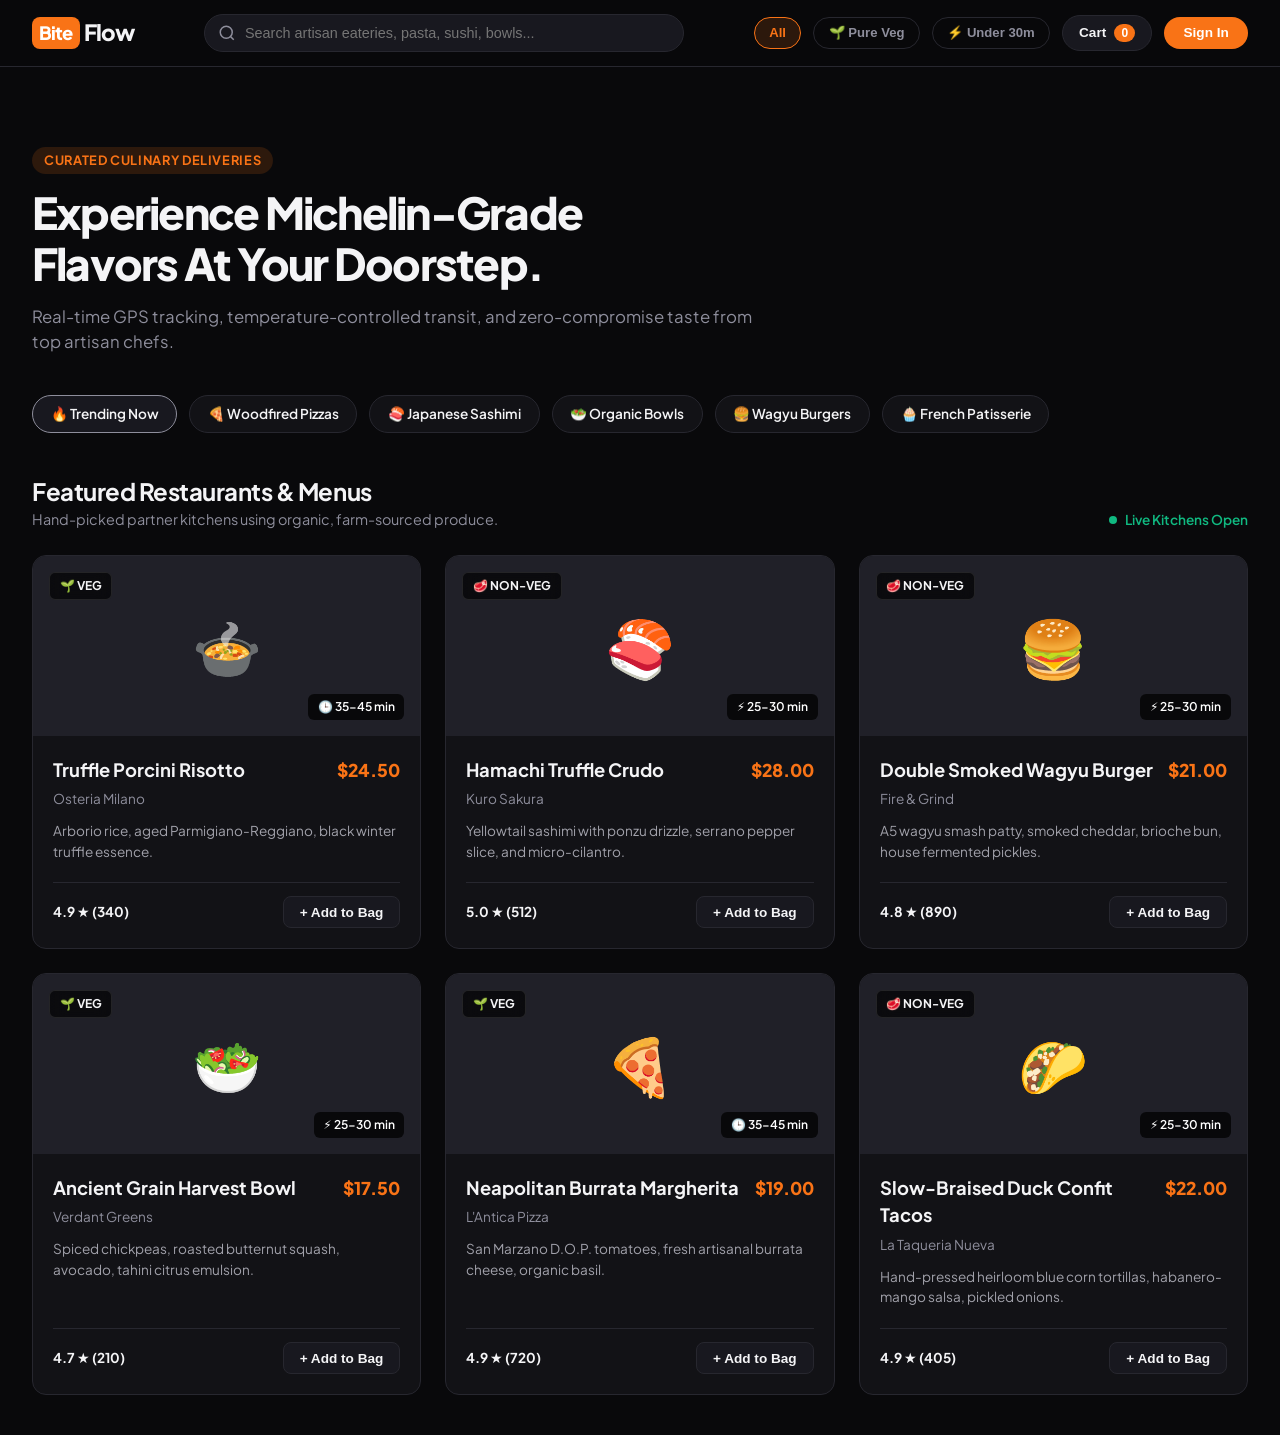
<file: index.html>
<!DOCTYPE html>
<html lang="en">
<head>
  <meta charset="UTF-8">
  <meta name="viewport" content="width=device-width, initial-scale=1.0">
  <title>BiteFlow - Gourmet Dining & Real-Time Delivery</title>
  <link rel="preconnect" href="https://fonts.googleapis.com">
  <link rel="preconnect" href="https://fonts.gstatic.com" crossorigin>
  <link href="https://fonts.googleapis.com/css2?family=Plus+Jakarta+Sans:wght@400;500;600;700;800&display=swap" rel="stylesheet">
  <link rel="stylesheet" href="style.css">
</head>
<body>
  <!-- Header / Navigation -->
  <header class="navbar">
    <div class="nav-container">
      <div class="brand">
        <span class="brand-badge">Bite</span>Flow
      </div>
      <div class="search-bar">
        <svg class="search-icon" width="18" height="18" viewBox="0 0 24 24" fill="none" stroke="currentColor" stroke-width="2"><circle cx="11" cy="11" r="8"></circle><line x1="21" y1="21" x2="16.65" y2="16.65"></line></svg>
        <input type="text" id="restaurantSearch" placeholder="Search artisan eateries, pasta, sushi, bowls...">
      </div>
      <div class="nav-actions">
        <button class="filter-btn active" data-filter="all">All</button>
        <button class="filter-btn" data-filter="veg">🌱 Pure Veg</button>
        <button class="filter-btn" data-filter="fast">⚡ Under 30m</button>
        <button class="cart-trigger" id="cartTrigger">
          <span>Cart</span>
          <span class="cart-badge" id="cartCount">0</span>
        </button>
        <button class="btn-primary" id="loginModalBtn">Sign In</button>
      </div>
    </div>
  </header>

  <!-- Hero Section -->
  <main class="main-content">
    <section class="hero-banner">
      <div class="hero-badge">Curated Culinary Deliveries</div>
      <h1 class="hero-title">Experience Michelin-Grade Flavors At Your Doorstep.</h1>
      <p class="hero-subtitle">Real-time GPS tracking, temperature-controlled transit, and zero-compromise taste from top artisan chefs.</p>
    </section>

    <!-- Category Pills -->
    <section class="cuisine-strip">
      <div class="cuisine-pill active">🔥 Trending Now</div>
      <div class="cuisine-pill">🍕 Woodfired Pizzas</div>
      <div class="cuisine-pill">🍣 Japanese Sashimi</div>
      <div class="cuisine-pill">🥗 Organic Bowls</div>
      <div class="cuisine-pill">🍔 Wagyu Burgers</div>
      <div class="cuisine-pill">🧁 French Patisserie</div>
    </section>

    <!-- Restaurant & Menu Grid -->
    <section class="menu-section">
      <div class="section-header">
        <div>
          <h2>Featured Restaurants & Menus</h2>
          <p class="section-desc">Hand-picked partner kitchens using organic, farm-sourced produce.</p>
        </div>
        <div class="live-status"><span class="pulse-dot"></span> Live Kitchens Open</div>
      </div>

      <div class="food-grid" id="foodGrid">
        <!-- Generated by JavaScript -->
      </div>
    </section>
  </main>

  <!-- Login Modal -->
  <div class="modal-backdrop" id="authModal">
    <div class="modal-card">
      <div class="modal-header">
        <h3>Welcome to BiteFlow</h3>
        <button class="close-btn" id="closeAuthBtn">&times;</button>
      </div>
      <p class="modal-sub">Sign in or register to track live orders and save addresses.</p>
      <form id="authForm" class="auth-form">
        <label>Account Type</label>
        <div class="role-selector">
          <button type="button" class="role-chip active">Customer</button>
          <button type="button" class="role-chip">Corporate Catering</button>
        </div>
        <label for="userEmail">Email Address</label>
        <input type="email" id="userEmail" required placeholder="name@domain.com">
        <label for="userPassword">Password</label>
        <input type="password" id="userPassword" required placeholder="••••••••">
        <button type="submit" class="btn-submit">Authenticate Session</button>
        <div id="authStatusMsg" class="status-msg"></div>
      </form>
    </div>
  </div>

  <script src="app.js"></script>
</body>
</html>
</file>
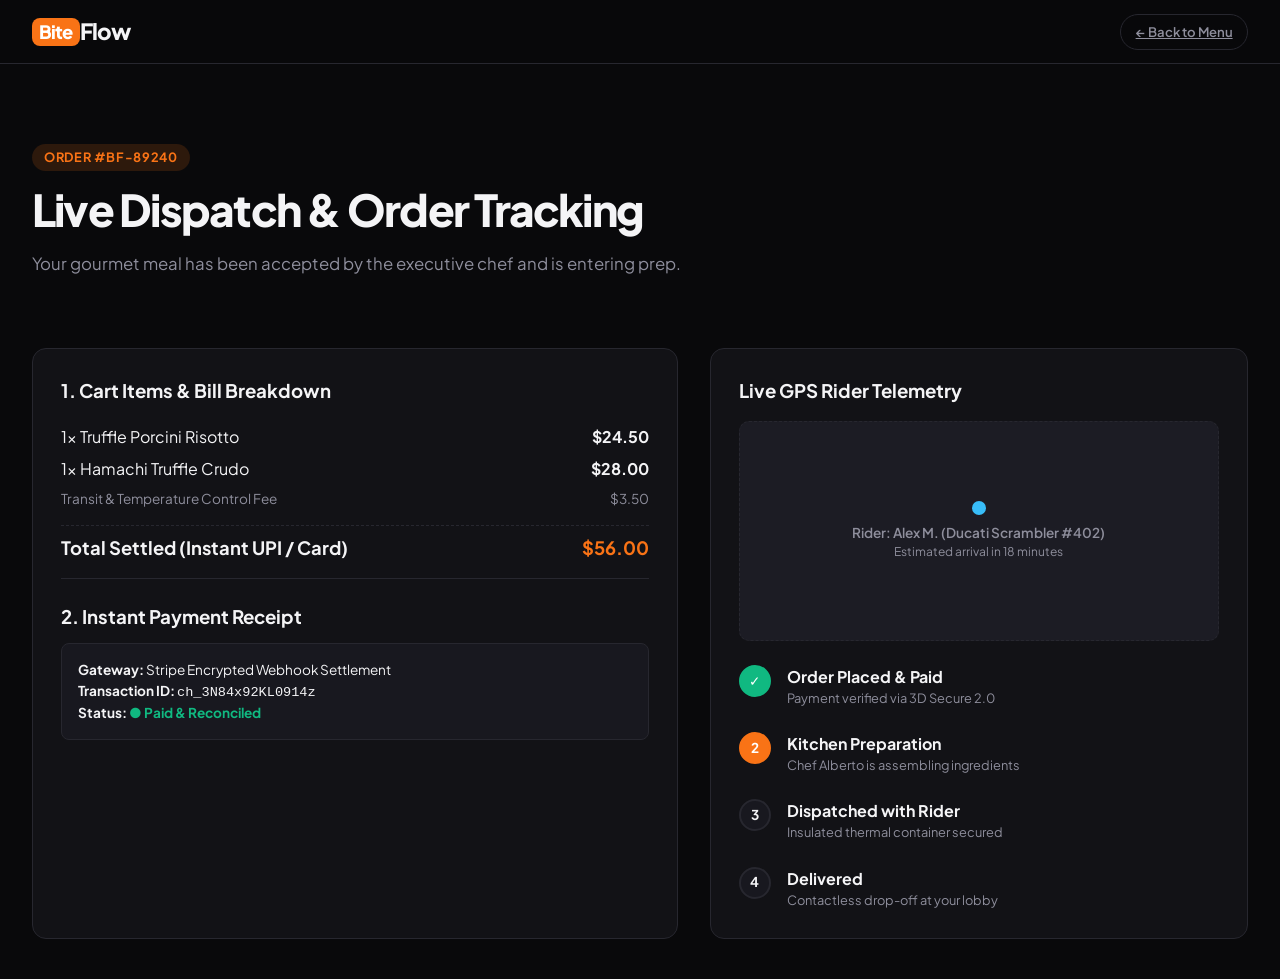
<file: tracking.html>
<!DOCTYPE html>
<html lang="en">
<head>
  <meta charset="UTF-8">
  <meta name="viewport" content="width=device-width, initial-scale=1.0">
  <title>BiteFlow - Secure Checkout & Real-Time GPS Tracking</title>
  <link rel="preconnect" href="https://fonts.googleapis.com">
  <link rel="preconnect" href="https://fonts.gstatic.com" crossorigin>
  <link href="https://fonts.googleapis.com/css2?family=Plus+Jakarta+Sans:wght@400;500;600;700;800&display=swap" rel="stylesheet">
  <link rel="stylesheet" href="style.css">
  <style>
    .split-layout { display: grid; grid-template-columns: 1.2fr 1fr; gap: 2rem; margin-top: 2rem; }
    .card-panel { background: var(--surface); border: 1px solid var(--border); border-radius: var(--radius); padding: 1.75rem; }
    .tracker-stepper { display: flex; flex-direction: column; gap: 1.5rem; margin-top: 1.5rem; position: relative; }
    .step-item { display: flex; gap: 1rem; align-items: flex-start; }
    .step-indicator { width: 32px; height: 32px; border-radius: 50%; background: var(--surface-raised); border: 2px solid var(--border); display: flex; align-items: center; justify-content: center; font-weight: 700; font-size: 0.85rem; }
    .step-item.active .step-indicator { background: var(--accent); border-color: var(--accent); color: white; }
    .step-item.completed .step-indicator { background: var(--success); border-color: var(--success); color: white; }
    .map-simulation { height: 220px; background: #1c1c24; border-radius: 10px; border: 1px dashed var(--border); display: flex; flex-direction: column; align-items: center; justify-content: center; color: var(--text-muted); margin-top: 1rem; position: relative; overflow: hidden; }
    .radar-pulse { width: 14px; height: 14px; background: #38bdf8; border-radius: 50%; box-shadow: 0 0 0 0 rgba(56, 189, 248, 0.7); animation: pulse 1.5s infinite; }
  </style>
</head>
<body>
  <header class="navbar">
    <div class="nav-container">
      <div class="brand"><a href="index.html" style="text-decoration:none; color:inherit;"><span class="brand-badge">Bite</span>Flow</a></div>
      <div class="nav-actions"><a href="index.html" class="filter-btn">← Back to Menu</a></div>
    </div>
  </header>

  <main class="main-content">
    <div class="hero-banner">
      <div class="hero-badge">Order #BF-89240</div>
      <h1 class="hero-title">Live Dispatch & Order Tracking</h1>
      <p class="hero-subtitle">Your gourmet meal has been accepted by the executive chef and is entering prep.</p>
    </div>

    <div class="split-layout">
      <!-- Order Summary & Payment Details -->
      <div class="card-panel">
        <h3>1. Cart Items & Bill Breakdown</h3>
        <div style="margin: 1.25rem 0; border-bottom: 1px solid var(--border); padding-bottom: 1rem;">
          <div style="display:flex; justify-content:space-between; margin-bottom: 0.5rem;">
            <span>1x Truffle Porcini Risotto</span>
            <b>$24.50</b>
          </div>
          <div style="display:flex; justify-content:space-between; margin-bottom: 0.5rem;">
            <span>1x Hamachi Truffle Crudo</span>
            <b>$28.00</b>
          </div>
          <div style="display:flex; justify-content:space-between; color: var(--text-muted); font-size: 0.85rem;">
            <span>Transit & Temperature Control Fee</span>
            <span>$3.50</span>
          </div>
          <div style="display:flex; justify-content:space-between; font-size: 1.15rem; margin-top: 1rem; padding-top: 0.5rem; border-top: 1px dashed var(--border);">
            <b>Total Settled (Instant UPI / Card)</b>
            <b style="color: var(--accent);">$56.00</b>
          </div>
        </div>

        <h3 style="margin-top: 1.5rem;">2. Instant Payment Receipt</h3>
        <div style="background: var(--surface-raised); border: 1px solid var(--border); border-radius: 8px; padding: 1rem; margin-top: 0.75rem; font-size: 0.85rem;">
          <p><b>Gateway:</b> Stripe Encrypted Webhook Settlement</p>
          <p><b>Transaction ID:</b> <code>ch_3N84x92KL0914z</code></p>
          <p><b>Status:</b> <span style="color: var(--success); font-weight:700;">● Paid & Reconciled</span></p>
        </div>
      </div>

      <!-- Live GPS & Stepper -->
      <div class="card-panel">
        <h3>Live GPS Rider Telemetry</h3>
        <div class="map-simulation">
          <div class="radar-pulse"></div>
          <p style="margin-top: 0.5rem; font-size: 0.85rem; font-weight: 600;">Rider: Alex M. (Ducati Scrambler #402)</p>
          <p style="font-size: 0.75rem;">Estimated arrival in 18 minutes</p>
        </div>

        <div class="tracker-stepper">
          <div class="step-item completed">
            <div class="step-indicator">✓</div>
            <div>
              <b>Order Placed & Paid</b>
              <p style="font-size: 0.8rem; color: var(--text-muted);">Payment verified via 3D Secure 2.0</p>
            </div>
          </div>
          <div class="step-item active">
            <div class="step-indicator">2</div>
            <div>
              <b>Kitchen Preparation</b>
              <p style="font-size: 0.8rem; color: var(--text-muted);">Chef Alberto is assembling ingredients</p>
            </div>
          </div>
          <div class="step-item">
            <div class="step-indicator">3</div>
            <div>
              <b>Dispatched with Rider</b>
              <p style="font-size: 0.8rem; color: var(--text-muted);">Insulated thermal container secured</p>
            </div>
          </div>
          <div class="step-item">
            <div class="step-indicator">4</div>
            <div>
              <b>Delivered</b>
              <p style="font-size: 0.8rem; color: var(--text-muted);">Contactless drop-off at your lobby</p>
            </div>
          </div>
        </div>
      </div>
    </div>
  </main>
</body>
</html>
</file>
<file: style.css>
/* Modern Tailored Design System */
:root {
  --bg: #09090b;
  --surface: #121216;
  --surface-raised: #18181f;
  --border: #27272f;
  --text-main: #f4f4f6;
  --text-muted: #8e8e9c;
  --accent: #f97316;
  --accent-glow: rgba(249, 115, 22, 0.15);
  --success: #10b981;
  --radius: 14px;
  --font-family: 'Plus Jakarta Sans', system-ui, -apple-system, sans-serif;
}

* {
  box-sizing: border-box;
  margin: 0;
  padding: 0;
}

body {
  background-color: var(--bg);
  color: var(--text-main);
  font-family: var(--font-family);
  line-height: 1.5;
  -webkit-font-smoothing: antialiased;
}

/* Navigation */
.navbar {
  position: sticky;
  top: 0;
  z-index: 50;
  background: rgba(9, 9, 11, 0.85);
  backdrop-filter: blur(16px);
  border-bottom: 1px solid var(--border);
  padding: 0.85rem 2rem;
}

.nav-container {
  max-width: 1300px;
  margin: 0 auto;
  display: flex;
  align-items: center;
  justify-content: space-between;
  gap: 1.5rem;
}

.brand {
  font-size: 1.4rem;
  font-weight: 800;
  letter-spacing: -0.04em;
  display: flex;
  align-items: center;
  gap: 0.25rem;
}

.brand-badge {
  background: var(--accent);
  color: #fff;
  padding: 0.15rem 0.45rem;
  border-radius: 8px;
  font-size: 1.15rem;
}

.search-bar {
  flex: 1;
  max-width: 480px;
  position: relative;
}

.search-bar input {
  width: 100%;
  padding: 0.65rem 1rem 0.65rem 2.5rem;
  background: var(--surface-raised);
  border: 1px solid var(--border);
  border-radius: 999px;
  color: var(--text-main);
  font-size: 0.9rem;
  transition: all 0.2s ease;
}

.search-bar input:focus {
  outline: none;
  border-color: var(--accent);
  box-shadow: 0 0 0 3px var(--accent-glow);
}

.search-icon {
  position: absolute;
  left: 0.9rem;
  top: 50%;
  transform: translateY(-50%);
  stroke: var(--text-muted);
}

.nav-actions {
  display: flex;
  align-items: center;
  gap: 0.75rem;
}

.filter-btn {
  background: transparent;
  border: 1px solid var(--border);
  color: var(--text-muted);
  padding: 0.45rem 0.9rem;
  border-radius: 999px;
  font-size: 0.82rem;
  font-weight: 600;
  cursor: pointer;
  transition: all 0.2s;
}

.filter-btn.active, .filter-btn:hover {
  border-color: var(--accent);
  color: var(--accent);
  background: var(--accent-glow);
}

.cart-trigger {
  display: flex;
  align-items: center;
  gap: 0.5rem;
  background: var(--surface-raised);
  border: 1px solid var(--border);
  color: var(--text-main);
  padding: 0.5rem 1rem;
  border-radius: 999px;
  cursor: pointer;
  font-weight: 600;
  font-size: 0.85rem;
}

.cart-badge {
  background: var(--accent);
  color: white;
  padding: 0.1rem 0.45rem;
  border-radius: 999px;
  font-size: 0.75rem;
}

.btn-primary {
  background: var(--accent);
  color: #fff;
  border: none;
  padding: 0.55rem 1.2rem;
  border-radius: 999px;
  font-weight: 700;
  font-size: 0.85rem;
  cursor: pointer;
  transition: transform 0.15s ease, filter 0.15s ease;
}

.btn-primary:active {
  transform: scale(0.97);
}

/* Hero Section */
.main-content {
  max-width: 1300px;
  margin: 0 auto;
  padding: 2.5rem 2rem;
}

.hero-banner {
  padding: 2.5rem 0;
}

.hero-badge {
  display: inline-block;
  padding: 0.25rem 0.75rem;
  border-radius: 999px;
  background: var(--accent-glow);
  color: var(--accent);
  font-size: 0.8rem;
  font-weight: 700;
  letter-spacing: 0.05em;
  text-transform: uppercase;
  margin-bottom: 0.8rem;
}

.hero-title {
  font-size: 2.75rem;
  font-weight: 800;
  letter-spacing: -0.04em;
  max-width: 22ch;
  line-height: 1.15;
  margin-bottom: 1rem;
}

.hero-subtitle {
  color: var(--text-muted);
  font-size: 1.05rem;
  max-width: 60ch;
}

/* Cuisine Strip */
.cuisine-strip {
  display: flex;
  gap: 0.75rem;
  overflow-x: auto;
  padding-bottom: 1.5rem;
}

.cuisine-pill {
  white-space: nowrap;
  padding: 0.5rem 1.1rem;
  border-radius: 999px;
  background: var(--surface);
  border: 1px solid var(--border);
  font-size: 0.85rem;
  font-weight: 600;
  cursor: pointer;
  transition: all 0.2s ease;
}

.cuisine-pill.active, .cuisine-pill:hover {
  background: var(--surface-raised);
  border-color: var(--text-muted);
}

/* Menu Grid */
.menu-section {
  margin-top: 1rem;
}

.section-header {
  display: flex;
  justify-content: space-between;
  align-items: flex-end;
  margin-bottom: 1.5rem;
}

.section-header h2 {
  font-size: 1.5rem;
  font-weight: 700;
  letter-spacing: -0.02em;
}

.section-desc {
  color: var(--text-muted);
  font-size: 0.9rem;
}

.live-status {
  display: flex;
  align-items: center;
  gap: 0.5rem;
  color: var(--success);
  font-size: 0.85rem;
  font-weight: 600;
}

.pulse-dot {
  width: 8px;
  height: 8px;
  background: var(--success);
  border-radius: 50%;
  box-shadow: 0 0 0 0 rgba(16, 185, 129, 0.7);
  animation: pulse 1.8s infinite;
}

@keyframes pulse {
  0% { box-shadow: 0 0 0 0 rgba(16, 185, 129, 0.7); }
  70% { box-shadow: 0 0 0 8px rgba(16, 185, 129, 0); }
  100% { box-shadow: 0 0 0 0 rgba(16, 185, 129, 0); }
}

.food-grid {
  display: grid;
  grid-template-columns: repeat(auto-fill, minmax(340px, 1fr));
  gap: 1.5rem;
}

.food-card {
  background: var(--surface);
  border: 1px solid var(--border);
  border-radius: var(--radius);
  overflow: hidden;
  display: flex;
  flex-direction: column;
  transition: transform 0.2s ease, border-color 0.2s ease;
}

.food-card:hover {
  transform: translateY(-4px);
  border-color: #3f3f4e;
}

.card-media {
  height: 180px;
  background: #202028;
  position: relative;
  display: flex;
  align-items: center;
  justify-content: center;
  font-size: 3.5rem;
}

.tag-badge {
  position: absolute;
  top: 1rem;
  left: 1rem;
  background: rgba(0, 0, 0, 0.65);
  backdrop-filter: blur(8px);
  padding: 0.25rem 0.6rem;
  border-radius: 6px;
  font-size: 0.75rem;
  font-weight: 700;
  border: 1px solid rgba(255, 255, 255, 0.1);
}

.eta-badge {
  position: absolute;
  bottom: 1rem;
  right: 1rem;
  background: rgba(0,0,0,0.75);
  color: #fff;
  padding: 0.25rem 0.6rem;
  border-radius: 6px;
  font-size: 0.75rem;
  font-weight: 600;
}

.card-body {
  padding: 1.25rem;
  display: flex;
  flex-direction: column;
  flex: 1;
}

.card-title-row {
  display: flex;
  justify-content: space-between;
  align-items: baseline;
  margin-bottom: 0.35rem;
}

.card-title {
  font-size: 1.15rem;
  font-weight: 700;
}

.card-price {
  color: var(--accent);
  font-weight: 800;
  font-size: 1.1rem;
}

.card-restaurant {
  color: var(--text-muted);
  font-size: 0.85rem;
  margin-bottom: 0.75rem;
}

.card-desc {
  color: #a1a1aa;
  font-size: 0.85rem;
  margin-bottom: 1.25rem;
  flex: 1;
}

.card-action-row {
  display: flex;
  justify-content: space-between;
  align-items: center;
  border-top: 1px solid var(--border);
  padding-top: 0.85rem;
}

.card-rating {
  font-size: 0.85rem;
  font-weight: 700;
}

.btn-add {
  background: var(--surface-raised);
  border: 1px solid var(--border);
  color: var(--text-main);
  padding: 0.45rem 1rem;
  border-radius: 8px;
  font-weight: 600;
  font-size: 0.85rem;
  cursor: pointer;
  transition: all 0.2s;
}

.btn-add:hover {
  background: var(--accent);
  border-color: var(--accent);
  color: #fff;
}

/* Modal */
.modal-backdrop {
  display: none;
  position: fixed;
  inset: 0;
  background: rgba(0, 0, 0, 0.75);
  backdrop-filter: blur(8px);
  z-index: 100;
  align-items: center;
  justify-content: center;
}

.modal-backdrop.open {
  display: flex;
}

.modal-card {
  background: var(--surface);
  border: 1px solid var(--border);
  border-radius: var(--radius);
  width: 90%;
  max-width: 440px;
  padding: 2rem;
}

.modal-header {
  display: flex;
  justify-content: space-between;
  align-items: center;
}

.modal-header h3 {
  font-size: 1.3rem;
  font-weight: 700;
}

.close-btn {
  background: transparent;
  border: none;
  color: var(--text-muted);
  font-size: 1.5rem;
  cursor: pointer;
}

.modal-sub {
  color: var(--text-muted);
  font-size: 0.85rem;
  margin: 0.4rem 0 1.25rem;
}

.auth-form label {
  display: block;
  font-size: 0.8rem;
  font-weight: 600;
  margin-bottom: 0.4rem;
  color: var(--text-muted);
}

.auth-form input {
  width: 100%;
  padding: 0.65rem 0.85rem;
  border-radius: 8px;
  border: 1px solid var(--border);
  background: var(--surface-raised);
  color: #fff;
  margin-bottom: 1rem;
}

.role-selector {
  display: flex;
  gap: 0.5rem;
  margin-bottom: 1rem;
}

.role-chip {
  flex: 1;
  padding: 0.45rem;
  background: var(--surface-raised);
  border: 1px solid var(--border);
  color: var(--text-muted);
  border-radius: 8px;
  font-size: 0.8rem;
  font-weight: 600;
  cursor: pointer;
}

.role-chip.active {
  background: var(--accent-glow);
  color: var(--accent);
  border-color: var(--accent);
}

.btn-submit {
  width: 100%;
  background: var(--accent);
  border: none;
  color: white;
  padding: 0.75rem;
  border-radius: 8px;
  font-weight: 700;
  cursor: pointer;
}

.status-msg {
  font-size: 0.85rem;
  margin-top: 0.75rem;
  text-align: center;
}
</file>
